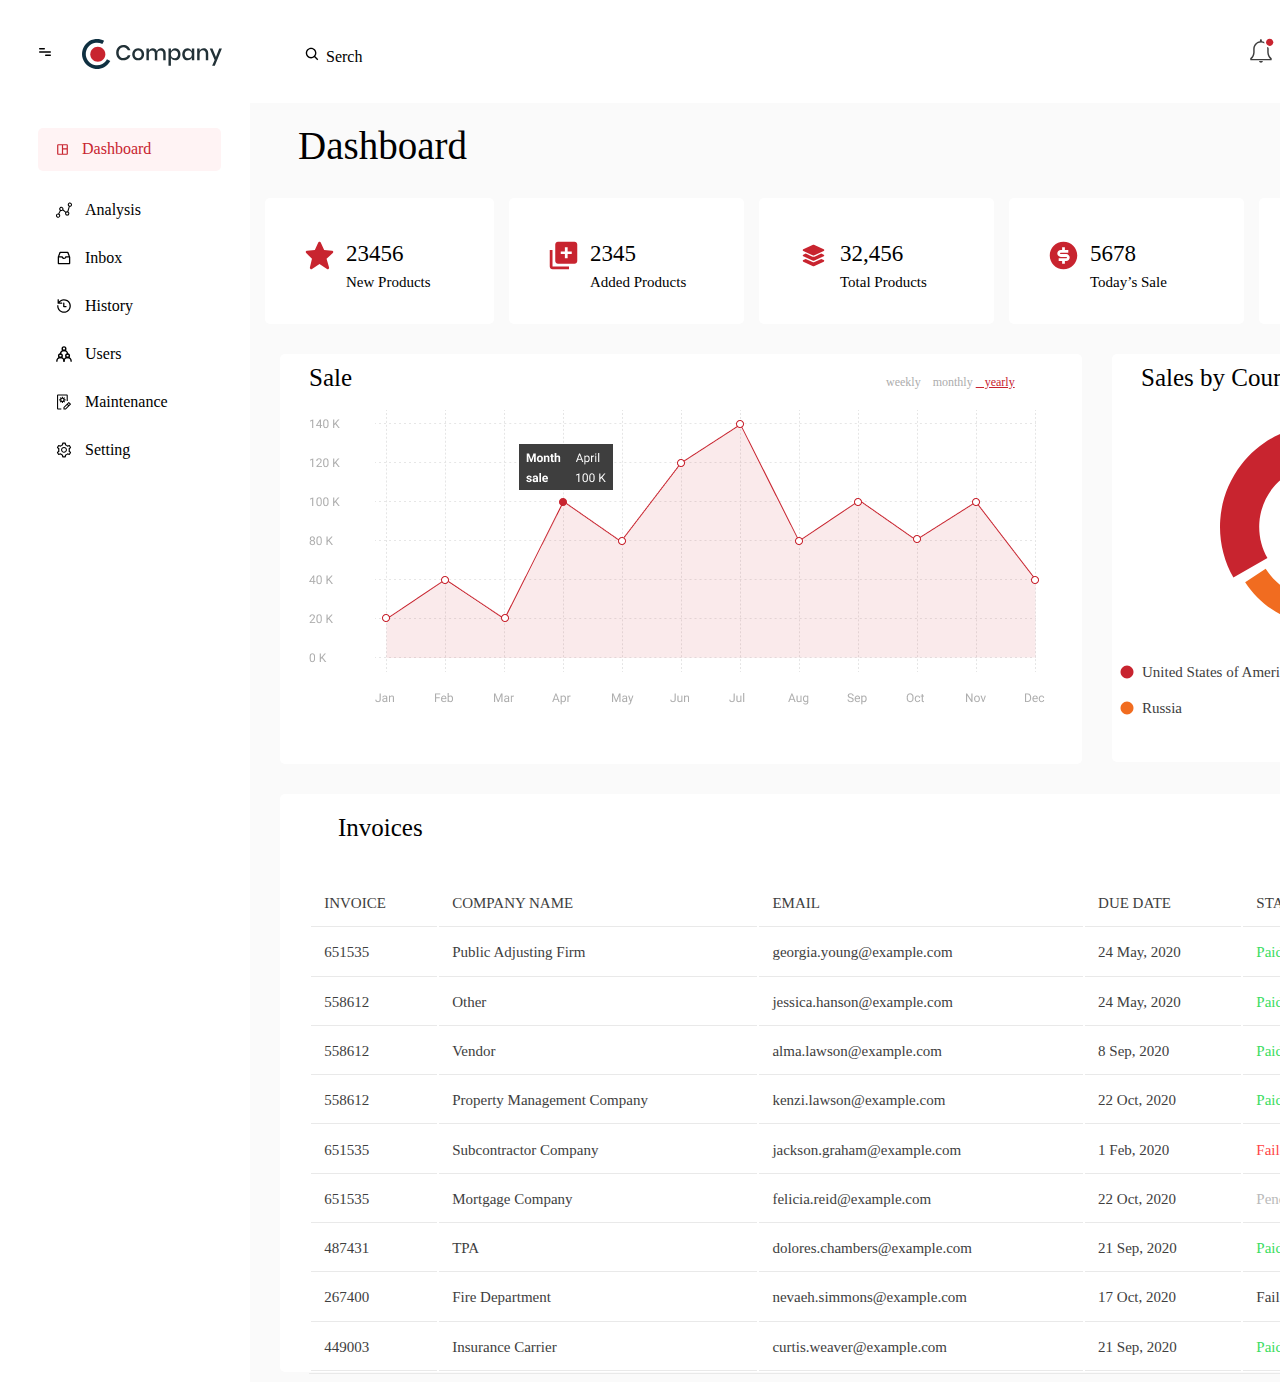
<file: dashboard.html>
<!DOCTYPE html>
<html lang="en">
  <head>
    <meta charset="UTF-8" />
    <meta name="viewport" content="width=device-width, initial-scale=1.0" />
    <link rel="stylesheet" href="./css/dashboard.css" type="text/css" />
    <title>Dashboard</title>
  </head>
  <body>
    <nav class="navbar">
      <img
        src="./images/HTML-Assignemnt-Assets/menu-bar.svg"
        class="menu__bar"
        alt="menubar icon"
      />
      <img
        src="./images/HTML-Assignemnt-Assets/logo.svg"
        class="logo"
        alt="logo"
      />
    
      <img 
        src="./images/HTML-Assignemnt-Assets/search-icon.svg"
        class="serch__icon"
        alt="serch icon"
      /> 
      <span class="serch__text">Serch</span>
     
   
      <img
        src="./images/HTML-Assignemnt-Assets/notification-icon.svg"
        alt="notification icon"
        class="notification__icon"
      />
      <img
        src="./images/HTML-Assignemnt-Assets/profile.png"
        alt="profilte image"
        class="profile__image"
      />
      <span class="johndoe__text">John Doe</span> 
      <img
        src="./images/HTML-Assignemnt-Assets/downward-arrow.svg"
        alt="downword arrow "
        class="downword__arrow"
      />
    </nav>
    <div class="main__section">
      <aside>
        <div class="red__box">
          <img
            src="./images/HTML-Assignemnt-Assets/dashboard-active.svg"
            alt="dashboard icon"
            class="dashboard__icon"
          />
          <span class="dashboard__text">Dashboard</span>
        </div>
        <div class="box">
          <img
            src="./images/HTML-Assignemnt-Assets/graph-default.svg"
            alt="graph icon"
            class="aside__icon"
          />
          <span class="Analysis__text">Analysis</span>
        </div>
        <div class="box">
          <img
            src="./images/HTML-Assignemnt-Assets/inbox-default.svg"
            alt="inbox icon"
            class="aside__icon"
          />
          <span class="inbox__text">Inbox</span>
        </div>
        <div class="box">
          <img
            src="./images/HTML-Assignemnt-Assets/clock-default.svg"
            alt="clock icon"
            class="aside__icon"
          />
          <span class="clock__text">History</span>
        </div>
        <div class="box">
          <img
            src="./images/HTML-Assignemnt-Assets/user-default.svg"
            alt="users icon"
            class="aside__icon"
          />
          <span class="users__text">Users</span>
        </div>
        <div class="box">
          <img
            src="./images/HTML-Assignemnt-Assets/maintenance-default.svg"
            alt="maintenance icon"
            class="aside__icon"
          />
          <span class="maintenance__text">Maintenance</span>
        </div>
        <div class="box">
          <img
            src="./images/HTML-Assignemnt-Assets/setting-default.svg"
            alt="setting icon"
            class="aside__icon"
          />
          <span class="setting__text">Setting</span>
        </div>
      </aside>
      <div class="dashboard__section">
        <div class="rightside__dashboard__text">Dashboard</div>

        <div class="active__boxes">
          <div class="box-1">
            <img
              src="./images/HTML-Assignemnt-Assets/star.svg"
              alt="newproduct logo"
              class="newproduct__logo"
            />
            <p class="newproduct__text">
              23456 <br />
              <span style="font-size: 15px">New Products</span>
            </p>
          </div>
          <div class="box-2">
            <img
              src="./images/HTML-Assignemnt-Assets/new-product.svg"
              alt="newproduct logo"
              class="newproduct__logo"
            />
            <p class="newproduct__text">
              2345 <br />
              <span style="font-size: 15px">Added Products</span>
            </p>
          </div>
          <div class="box-2">
            <img
              src="./images/HTML-Assignemnt-Assets/total-product.svg"
              alt="totalproduct logo"
              class="newproduct__logo"
            />
            <p class="newproduct__text">
              32,456 <br />
              <span style="font-size: 15px">Total Products</span>
            </p>
          </div>
          <div class="box-2">
            <img
              src="./images/HTML-Assignemnt-Assets/dollar-filled.svg"
              alt="dollar logo"
              class="newproduct__logo"
            />
            <p class="newproduct__text">
              5678 <br />
              <span style="font-size: 15px">Today’s Sale</span>
            </p>
          </div>
          <div class="box-2">
            <img
              src="./images/HTML-Assignemnt-Assets/money-bag.svg"
              alt="moneybag logo"
              class="newproduct__logo"
            />
            <p class="newproduct__text">
              33,5342<br />
              <span style="font-size: 15px">Total Sale</span>
            </p>
          </div>
        </div>
        <div class="graph__section">
          <div class="datagraph__section">
            <span class="sale__text">Sale</span> <span class="timeseries">weekly &ensp;  monthly <span style="color: #C8242F ; text-decoration: underline;">&ensp;    yearly</span></span> <br /><br />
            <img
              src="./images/HTML-Assignemnt-Assets/data-graph.png"
              alt="data graph"
              class="data__graph"
            />
          </div>

          <div class="bargraph__section">
            <span class="salesbycountry__text">Sales by Country</span><br />
            <img
              src="./images/HTML-Assignemnt-Assets/pie-chart.svg"
              alt="pie chart"
              class="pie__chart"
            />
            <br />
            <div
              style="
                display: flex;
                flex-wrap: nowrap;
                align-items: center;
                float: left;
              "
            >
              <img
                src="./images/HTML-Assignemnt-Assets/radio-checked-icon.svg"
                alt="red dot"
                class="red__dot"
              />
              <span class="country__text">United States of America</span>
            </div>
            <div
              style="
                display: flex;
                flex-wrap: nowrap;
                align-items: center;
                float: left;
              "
            >
              <img
                src="./images/HTML-Assignemnt-Assets/green button.svg"
                alt="green dot"
                class="green__dot"
              />
              <span class="country__text">Canada</span>
            </div>
            <br /><br />
            <div
              style="
                display: flex;
                flex-wrap: nowrap;
                align-items: center;
                float: left;
              "
            >
              <img
                src="./images/HTML-Assignemnt-Assets/orange button.svg"
                alt="orange dot"
                class="orange__dot"
              />
              <span class="country__text" style="margin-right: 147px"
                >Russia</span
              >
            </div>
            <div style="display: flex; flex-wrap: nowrap; align-items: center">
              <img
                src="./images/HTML-Assignemnt-Assets/yellow-button.svg"
                alt="yellow dot"
                class="yellow__dot"
              />
              <span class="country__text">India</span>
            </div>
           
          </div>
        </div>
        <div  class="invoice__section"> 
            <span class="Invoices__text">Invoices</span> <span class="viewall__text">View All</span> <br><br>
            
            <table id="table" style="width:100%" >
                <thead id="table-head">
                <th >INVOICE</th>
                <th>COMPANY NAME</th>
                <th>EMAIL</th>
                <th>DUE DATE</th>
                <th>STATUS</th>
                <th>AMOUNT</th>
            </thead>
                <tr id="row-one">
                    <td>651535</td>
                    <td>Public Adjusting Firm</td>
                    <td>georgia.young@example.com</td>
                    <td>24 May, 2020</td>
                    <td id="paid">Paid</td>
                    <td>$47,800</td>
                </tr>

                <tr id="row-two">
                    <td>558612</td>
                    <td>Other</td>
                    <td>jessica.hanson@example.com</td>
                    <td>24 May, 2020</td>
                    <td id="paid">Paid</td>
                    <td>$98,000</td>
                </tr>

                <tr id="row-three">
                    <td>558612</td>
                    <td>Vendor</td>
                    <td>alma.lawson@example.com</td>
                    <td>8 Sep, 2020</td>
                    <td id="paid">Paid</td>
                    <td>$20,900</td>
                </tr>

                <tr id="row-four">
                    <td>558612</td>
                    <td>Property Management Company</td>
                    <td>kenzi.lawson@example.com</td>
                    <td>22 Oct, 2020</td>
                    <td id="paid">Paid</td>
                    <td>$10,570</td>
                </tr>

                <tr id="row-five">
                    <td>651535</td>
                    <td>Subcontractor Company</td>
                    <td>jackson.graham@example.com</td>
                    <td>1 Feb, 2020</td>
                    <td id="failed">Failed</td>
                    <td>$10,200</td>
                </tr>

                <tr id="row-six">
                    <td>651535</td>
                    <td>Mortgage Company</td>
                    <td>felicia.reid@example.com</td>
                    <td>22 Oct, 2020</td>
                    <td id="pending">Pending</td>
                    <td>$12,600</td>
                </tr>

                <tr id="row-seven">
                    <td>487431</td>
                    <td>TPA</td>
                    <td>dolores.chambers@example.com</td>
                    <td>21 Sep, 2020</td>
                    <td id="paid">Paid</td>
                    <td>$11,170</td>
                </tr>

                <tr id="row-eight">
                    <td>267400</td>
                    <td>Fire Department</td>
                    <td>nevaeh.simmons@example.com</td>
                    <td>17 Oct, 2020</td>
                    <td>Failed</td>
                    <td>$28,000</td>
                </tr>

                <tr id="row-nine">
                    <td>449003</td>
                    <td>Insurance Carrier</td>
                    <td>curtis.weaver@example.com</td>
                    <td>21 Sep, 2020</td>
                    <td id="paid">Paid</td>
                    <td>$10,000</td>
                </tr>


            </table>
                    
                  </tr>
              </table>
        </div>
      </div>
    </div>
  </body>
</html>
</file>
<file: css/dashboard.css>
.navbar {
  width: 1560px;
  height: 80px;
}

.menu__bar {
  padding: 34px 0 34px 29px;
  max-height: 16px;
}

.logo {
  margin-left: 25px;
  padding: 25px 0 25px 0;
  max-height: 30px;
}

.serch__icon {
  margin-left: 77px;
  padding: 32px 0 32px 0;
  max-width: 16px;
  max-height: 16px;
  clear: right;
}

.serch__text {
  padding: 28px 0 30px 0px;
  left: 326px;
  top: 20px;
  position: absolute;
}

/* .serch__function {
    display: flex;
    gap:15px;
    flex-direction: row;
    flex-wrap: nowrap;
} */

.notification__icon {
  margin-left: 924px;
  padding: 30px 0 30px 0;
}

.profile__image {
  padding: 18px 0 18px 0;
  margin-left: 53px;
}
.johndoe__text {
  position: absolute;
  top: 24px;
  left: 1390px;
  padding: 28px 0 30px 0px;
}

.downword__arrow {
  position: absolute;
  top: 15px;
  left: 1460px;
  padding: 37px 0 37px 0;
}

/* .main__section {
    display: flex;
    flex-direction: row;

} */
.dashboard__icon {
  width: 15px;
  height: 15px;
}

aside {
  width: 242px;
  height: 1279px;
  float: left;
  background: #ffffff 0% 0% no-repeat padding-box;
  display: flex;
  flex-direction: column;
}

.red__box {
  width: 183px;
  height: 43px;
  margin-left: 30px;
  margin-top: 25px;
  background: #fff3f4 0% 0% no-repeat padding-box;
  border-radius: 5px;
  display: flex;
  flex-direction: row;
  gap: 12px;
}

.dashboard__icon {
  padding: 14px 0 14px 17px;
  /* float: left;
    clear: both; */
}

.dashboard__text {
  font: normal normal normal 16px/21px Roboto;
  color: #c8242f;
  padding: 10px 0 12px 0;
}

.box {
  border-radius: 5px;
  display: flex;
  flex-direction: row;
  margin-left: 30px;
  margin-top: 30px;
  gap: 12px;
}
.aside__icon {
  width: 18px;
  height: 18px;
  padding: 0px 0 0px 17px;
}

.dashboard__section {
  width: 1318px;
  height: 1279px;
  background: #fafafa 0% 0% no-repeat padding-box;
  margin-top: 15px;
  margin-left: 242px;
}

.rightside__dashboard__text {
  padding: 20px 0 0 48px;
  text-align: left;
  font-size: 39px;
  font-family: Roboto;
  font-weight: 500;
}

.active__boxes {
  margin-top: 30px;
  display: flex;
  border-radius: 5px;
  flex-direction: row;
  flex-wrap: nowrap;
  align-items: center;
  gap: 15px;
}

.box-1 {
  background: #ffffff 0% 0% no-repeat padding-box;
  border-radius: 5px;
  width: 229px;
  height: 126px;
  margin-left: 15px;
  display: flex;
  flex-direction: row;
  float: left;
  clear: right;
}

.box-2 {
  background: #ffffff 0% 0% no-repeat padding-box;
  border-radius: 5px;
  width: 235px;
  height: 126px;
  display: flex;
  flex-direction: row;
}

.newproduct__logo {
  width: 33px;
  height: 33px;
  padding: 41px 0px 41px 38px;
}
.newproduct__text {
  padding: 20px 0 0 0;
  margin-left: 10px;
  font-family: Roboto;
  font-size: 23px;
  text-align: left;
}
.graph__section {
  display: flex;
  flex-direction: row;
  flex-wrap: nowrap;
}

.timeseries {
  margin-left: 530px;
  font: normal normal normal 12px/16px Roboto;
  color: #adadad;
}
.datagraph__section {
  padding-top: 10px;
  width: 802px;
  height: 400px;
  margin: 30px;
  border-radius: 5px;
  background: #ffffff 0% 0% no-repeat padding-box;
  clear: right;
}

.sale__text {
  text-align: left;
  font-size: 25px;
  padding: 23px 0px 0 29px;
  font-weight: 500;
  font-family: Roboto;
  margin-top: 20px;
  margin-top: 15px;
}

.data__graph {
  padding-left: 29px;
}

.bargraph__section {
  width: 385px;
  height: 398px;
  border-radius: 5px;
  padding-top: 10px;
  margin-top: 30px;
  background: #ffffff 0% 0% no-repeat padding-box;
}

.salesbycountry__text {
  text-align: left;
  font-size: 25px;
  padding: 21px 0px 0 29px;
  font-weight: 500;
  font-family: Roboto;
}
.pie__chart {
  padding: 15px 0 0 89px;
}

.piechart__dotts {
  width: 30px;
  height: 30px;
}

.country__text {
  text-align: left;
  font: normal normal normal 15px/20px Roboto;
  color: #3e3e3e;
}

.orange__dot {
  top: 674px;
  left: 1173px;
  width: 30px;
  height: 30px;
}

.yellow__dot {
  top: 674px;
  left: 1392px;
  width: 30px;
  height: 30px;
}

.green__dot {
  top: 636px;
  left: 1392px;
  margin-left: 30px;
  width: 30px;
  height: 30px;
}

.red__dot {
  top: 636px;
  left: 1173px;
  width: 30px;
  height: 30px;
}

.invoice__section {
  width: 1185px;
  height: 558px;
  margin-left: 30px;
  background: #ffffff 0% 0% no-repeat padding-box;
  border-radius: 5px;
  opacity: 1;
  padding: 20px 0 0 29px;
}

.Invoices__text {
  text-align: left;
  font-size: 25px;
  padding: 21px 0px 0px 29px;
  font-weight: 500;
  font-family: Roboto;
}

.viewall__text {
  margin-left: 1034px;
  color: #c8242f;
}

.invoice__table {
  padding: 10px;
}

.th {
  color: #adadad;
}

th,
td {
  padding: 13.15px;
  text-align: left;
  font: normal normal normal 15px/20px Roboto;
  color: #3e3e3e;
}

table,
th,
td {
  border-bottom: solid 1px #e9e9e9;
}

#paid {
  color: #3cdd5f;
}
#pending {
  color: #bababa;
}
#failed {
  color: #ff4545;
}
/* #green__button {
    width:50px;
    height: 26px;
    background: #EBFFEF 0% 0% no-repeat padding-box;
    text-align: center;
    border: none;
} */

@media (min-width: 1441px) {
  body {
    margin-left: 500px;
  }
  .serch__text {
    padding: 28px 0 30px 0px;
    left: 820px;
    top: 20px;
    position: absolute;
  }
  .downword__arrow {
    position: absolute;
    top: 15px;
    left: 1948px;
    padding: 37px 0 37px 0;
  }
  .johndoe__text {
    position: absolute;
    top: 24px;
    left: 1877px;
    padding: 28px 0 30px 0px;
  }
}

@media (max-width: 479px) {
  .johndoe__text {
    display: none;
  }
  .navbar {
    height: 100px;
  }
  /* aside {
    display: none;
    } */
  .downword__arrow {
    left: 1480px;
  }
  .menu__bar {
    padding: 34px 0 34px 29px;
    width: 35px;
    height: 35px;
  }
  .serch__text {
    display: none;
  }
  .logo {
    padding: 15px 0 15px 0;
    max-height: 40px;
  }

  .serch__icon {
    padding: 10px 0 10px 0;
    max-width: 30px;
    max-height: 30px;
  }

  .profile__image {
    width: 55px;
    height: 55px;
  }

  .dashboard__text {
    display: none;
  }
  .Analysis__text {
    display: none;
  }

  .inbox__text {
    display: none;
  }
  .clock__text {
    display: none;
  }
  .users__text {
    display: none;
  }
  .maintenance__text {
    display: none;
  }
  .setting__text {
    display: none;
  }
  .red__box {
    width: 60px;
  }

  aside {
    width: 100px;
  }
  .dashboard__section {
    margin-left: 105px;

    width: 1318px;
    height: 2200px;
    background: #fafafa 0% 0% no-repeat padding-box;
    margin-top: 15px;
  }
  .dashboard__icon {
    width: 40px;
    height: 40px;
  }
  .aside__icon {
    width: 40px;
    height: 40px;
  }
  .active__boxes {
    flex-wrap: wrap;
    justify-content: center;
    gap: 100px;
    margin-top: 15px;
  }
  .box-1 {
    width: 300px;
    height: 135px;
  }

  .box-2 {
    width: 300px;
    height: 135px;
  }
  .box-3 {
    margin-top: -50px;
    width: 300px;
    height: 135px;
  }
  .newproduct__logo {
    width: 70px;
    height: 70px;
    padding: 41px 0px 41px 38px;
  }
  .newproduct__text {
    padding: 20px 0 0 0;
    margin-left: 10px;
    font-family: Roboto;
    font-size: 35px;
    text-align: left;
  }

  .graph__section {
    display: flex;
    flex-direction: column;
    align-items: center;
    justify-content: center;
    margin-bottom: 20px;
    margin-top: 30px;
  }
  .data__graph {
    padding-left: 90px;
  }

  .datagraph__section {
    width: 1200px;
    height: 500px;
  }
  .sale__text {
    font-size: 40px;
    padding-left: 100px;
  }

  .timeseries {
    margin-left: 530px;
    font: normal normal normal 30px/25px Roboto;
    color: #adadad;
  }

  .bargraph__section {
    width: 1000px;
    height: 450px;
  }

  .country__text {
    text-align: left;
    align-items: center;
    justify-content: center;
    font: normal normal normal 25px/26px Roboto;
    color: #3e3e3e;
  }
  .pieIMG {
    align-items: center;
    justify-content: center;
    padding-left: 275px;
  }

  .salesbycountry__text {
    font-size: 45px;
    letter-spacing: 1px;
  }
  .data__graph {
    padding-left: 150px;
    padding-bottom: 10px;
  }

  .Invoices__text {
    font-size: 40px;
    letter-spacing: 1px;
  }
  th,
  td {
    padding: 10px;
    text-align: left;
    font: normal normal normal 20px/25px Roboto;
    color: #3e3e3e;
  }
  .viewall__text {
    margin-left: 1034px;
    color: #c8242f;
    font-size: 26px;
  }
}
</file>
